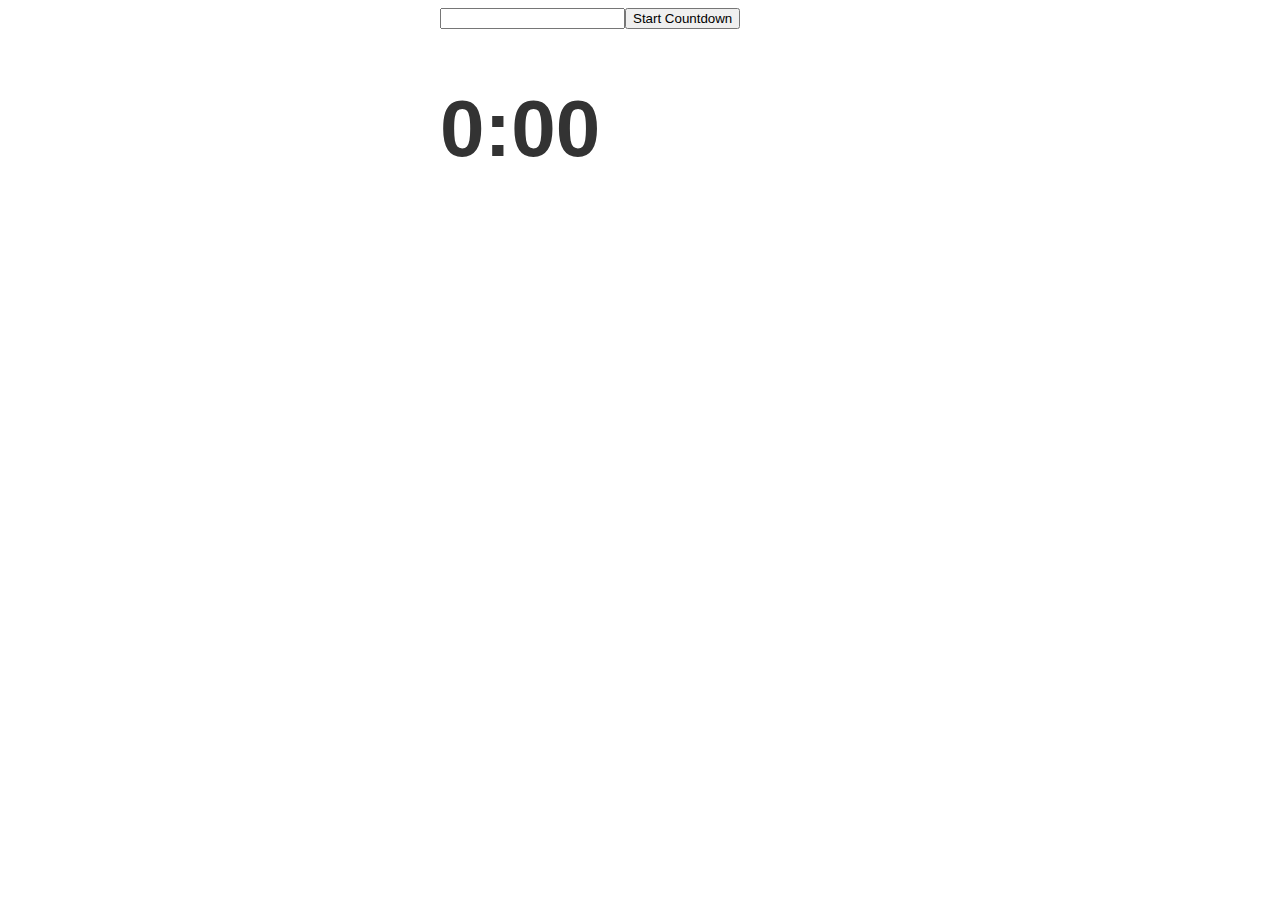
<file: Countdown/index.htm>
<!doctype html>
<head>
  <title>Countdown</title>
  <style type="text/css">
   body {
        font-family: sans-serif;
        color: #333;
   }
   #container {
       width: 400px;
       margin: auto;
   }
   h1 { font-size: 5em; }
  </style>
</head>
<body>
  <div id="container">
      <div id="inputArea">
      </div>
      
      <h1 id="time">0:00</h1>
      
  </div> 
  <script src="script.js"></script>
  <script src="js.js"></script>

</body>
</html>
</file>
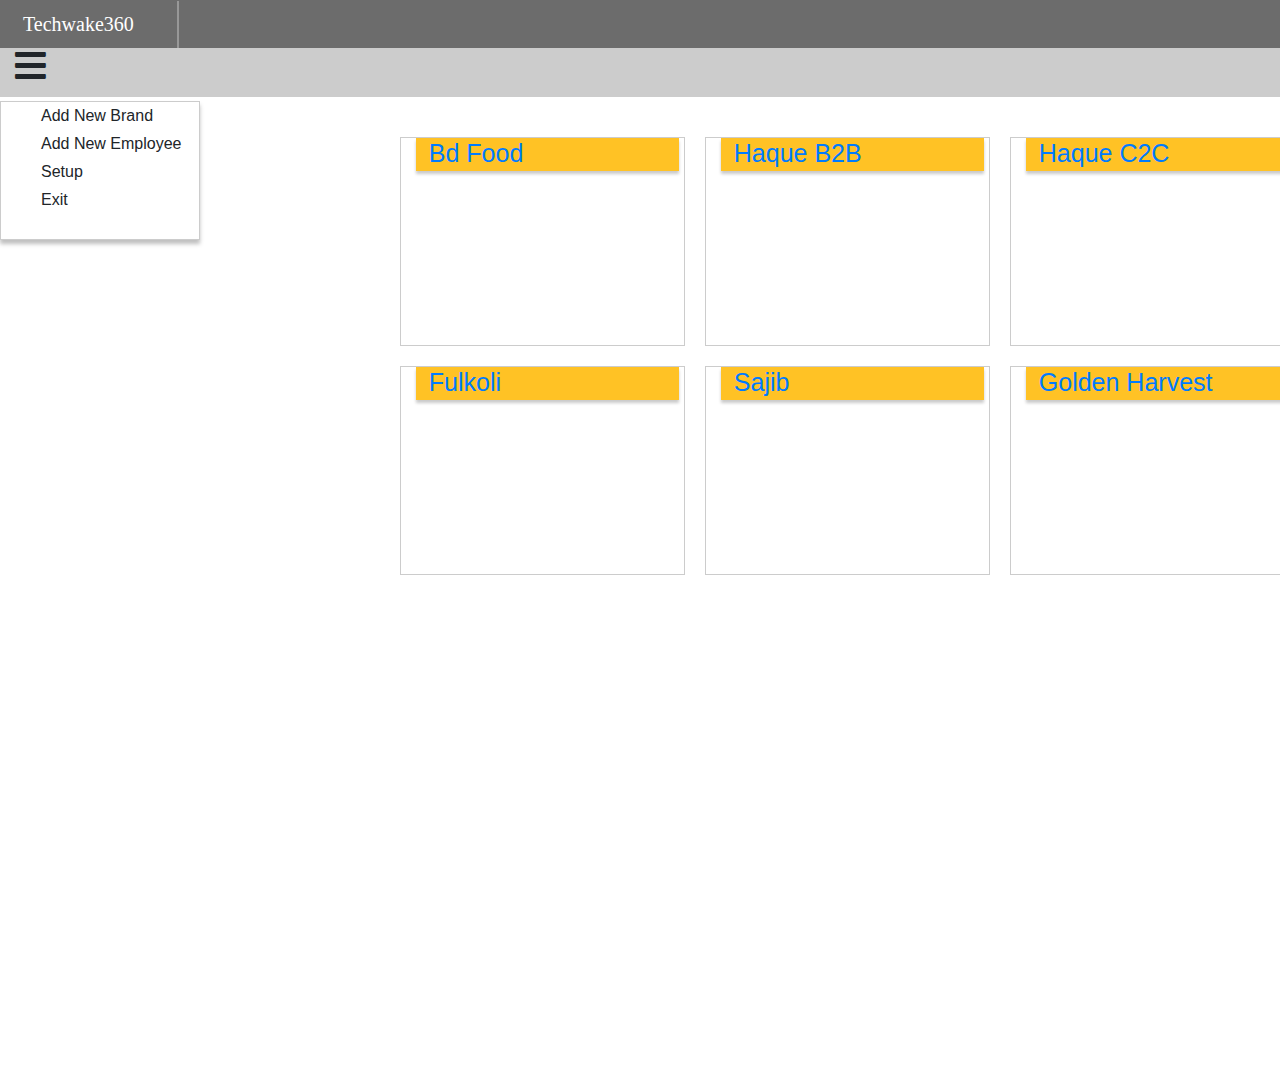
<file: figma/index.html>
<!DOCTYPE html>
<html>
<head>
	<title>	</title>
	<link rel="stylesheet" type="text/css" href=" style.css">
	<link rel="stylesheet" type="text/css" href="font-awesome.min.css">
	<link rel="stylesheet" href="https://use.fontawesome.com/releases/v5.8.1/css/all.css">
	<link rel="stylesheet" href="https://stackpath.bootstrapcdn.com/bootstrap/4.3.1/css/bootstrap.min.css">



</head>
<div class="main">
	<div class="RectangleTitle">
		<div class="logo">Techwake360</div>
		<div class="verticalLine">	</div>
		</div>
		
		<div class="menuBar">
			<div class="HamBurger"><i class="fa fa-bars"></i></div>
		</div>

		<div class="dropDownMenu">
			<ul>
				<li>Add New Brand</li>
				<li>Add New Employee</li>
				<li>Setup</li>
				<li>Exit</li>
				
			</ul>
		</div>	
		

	<div class="container">
		<div class="row">

		<div class="brandDisplay col-md-3" >
			<a href="productinfo.html"><div class="titleBar"><h1>Bd Food</h1></div></a>
		</div>

		<div class="brandDisplay col-md-3" >
			<a href="productinfo.html"><div class="titleBar"><h1>Haque B2B</h1></div></a>
			
		</div>

		<div class="brandDisplay col-md-3" >
			<a href="productinfo.html"><div class="titleBar"><h1>Haque C2C</h1></div></a>
			
		</div>


		<div class="brandDisplay col-md-3" >
			<a href="productinfo.html"><div class="titleBar"><h1>Fulkoli</h1></div></a>
			
		</div>

		<div class="brandDisplay col-md-3" >
			<a href="productinfo.html"><div class="titleBar"><h1>Sajib</h1></div></a>
			
		</div>

		<div class="brandDisplay col-md-3" >
			<a href="productinfo.html"><div class="titleBar"><h1>Golden Harvest</h1></div></a>
			
		</div>

	</div>

</div>	


</body>
</html>
</file>
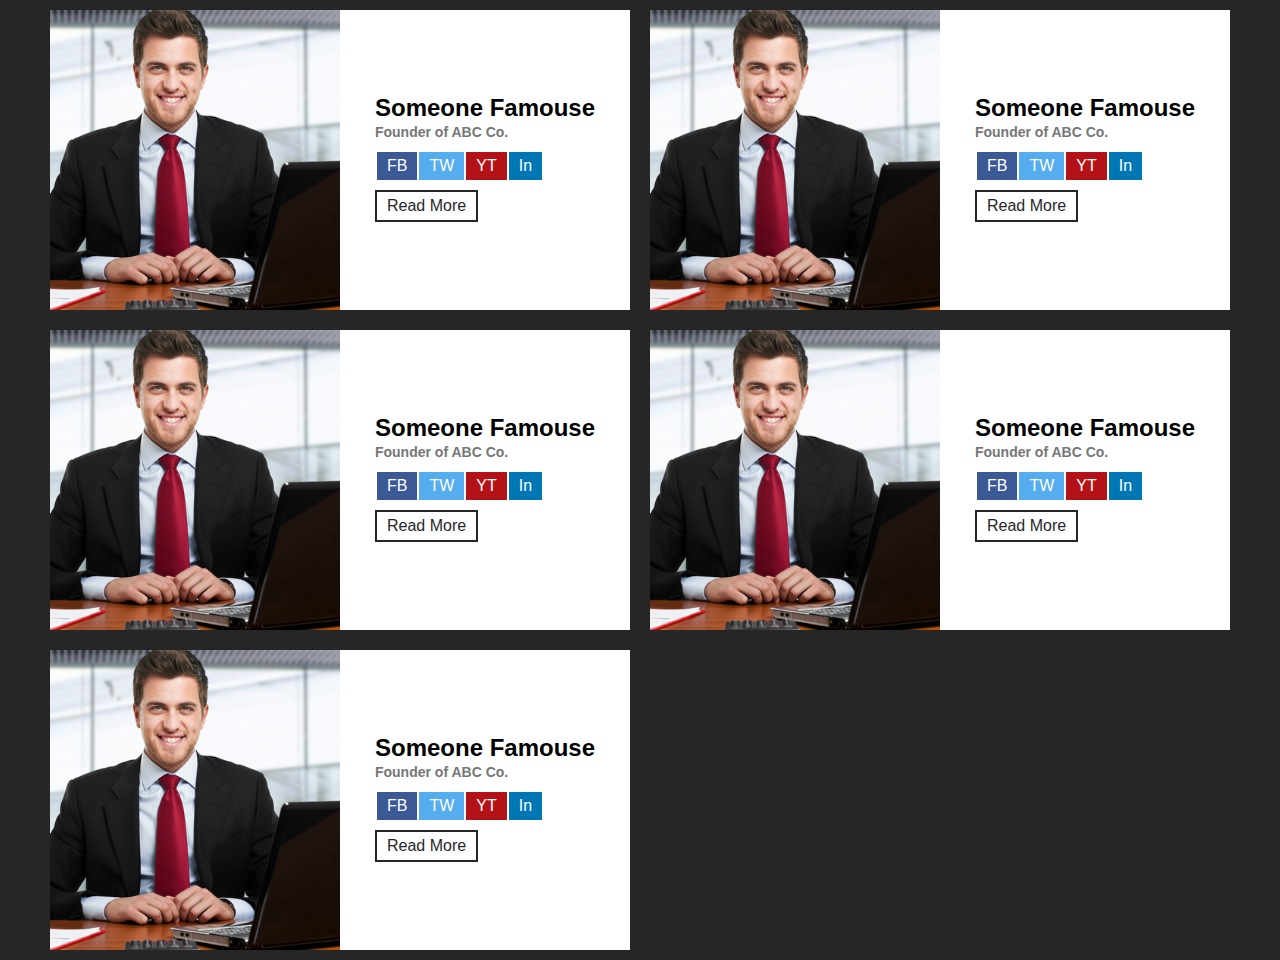
<file: responsive card 2/index.html>
<!DOCTYPE html>
<html>
<head>
	<title>animation</title>
	<link rel="stylesheet" type="text/css" href="style.css">
    <link rel="stylesheet" href="https://use.fontawesome.com/releases/v5.8.1/css/all.css">




</head>
<body>
<div class="container">
    <div class="card">
    <div class="imgBox">
        <img src="04.jpg">
        </div>
        <div class="details">
        <div class="content">
            <h2>Someone Famouse<br><span>Founder of ABC Co.</span></h2>
            <ul>
            <li><a href="#">FB</a></li>
                <li><a href="#">TW</a></li>
                <li><a href="#">YT</a></li>
                <li><a href="#">In</a></li>
            </ul>
            <a href="#">Read More</a>
            </div>
        </div>
    </div>
    
        <div class="card">
    <div class="imgBox">
        <img src="04.jpg">
        </div>
        <div class="details">
        <div class="content">
            <h2>Someone Famouse<br><span>Founder of ABC Co.</span></h2>
            <ul>
            <li><a href="#">FB</a></li>
                <li><a href="#">TW</a></li>
                <li><a href="#">YT</a></li>
                <li><a href="#">In</a></li>
            </ul>
            <a href="#">Read More</a>
            </div>
        </div>
    </div>
    
        <div class="card">
    <div class="imgBox">
        <img src="04.jpg">
        </div>
        <div class="details">
        <div class="content">
            <h2>Someone Famouse<br><span>Founder of ABC Co.</span></h2>
            <ul>
            <li><a href="#">FB</a></li>
                <li><a href="#">TW</a></li>
                <li><a href="#">YT</a></li>
                <li><a href="#">In</a></li>
            </ul>
            <a href="#">Read More</a>
            </div>
        </div>
    </div>
    
        <div class="card">
    <div class="imgBox">
        <img src="04.jpg">
        </div>
        <div class="details">
        <div class="content">
            <h2>Someone Famouse<br><span>Founder of ABC Co.</span></h2>
            <ul>
            <li><a href="#">FB</a></li>
                <li><a href="#">TW</a></li>
                <li><a href="#">YT</a></li>
                <li><a href="#">In</a></li>
            </ul>
            <a href="#">Read More</a>
            </div>
        </div>
    </div>
    
    
        <div class="card">
    <div class="imgBox">
        <img src="04.jpg">
        </div>
        <div class="details">
        <div class="content">
            <h2>Someone Famouse<br><span>Founder of ABC Co.</span></h2>
            <ul>
            <li><a href="#">FB</a></li>
                <li><a href="#">TW</a></li>
                <li><a href="#">YT</a></li>
                <li><a href="#">In</a></li>
            </ul>
            <a href="#">Read More</a>
            </div>
        </div>
    </div>
    
    
    
    
    
    
    
    
    
    
    
    </div>    
    
    
	
</body>
</html>
</file>
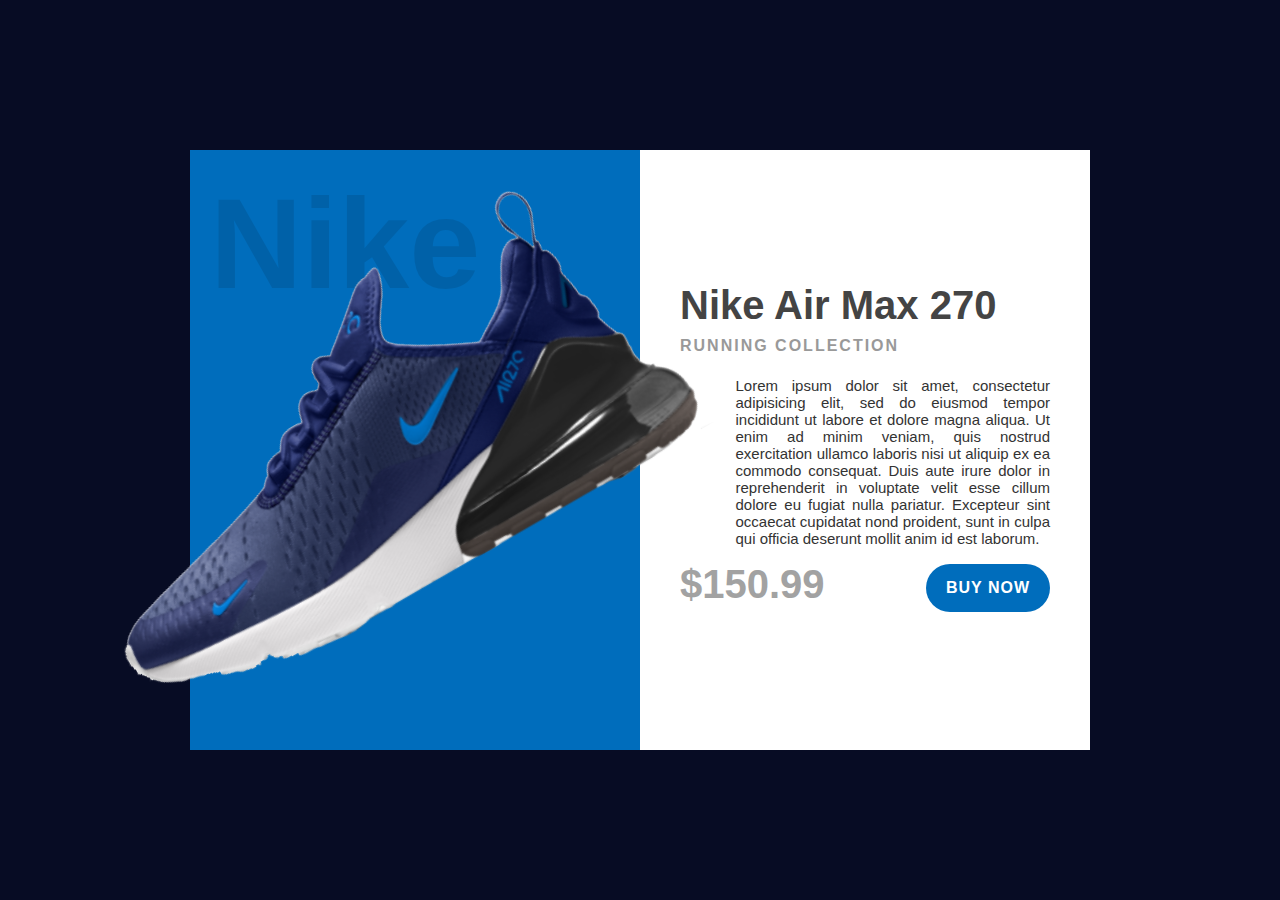
<file: shopping responsive card/index.html>
<!DOCTYPE html>
<html>
<head>
	<title></title>
	<link rel="stylesheet" type="text/css" href="style.css">
</head>
<body>


	<div class="container">
		<div class="imgBox">
			<img src="shoe.png">
		</div>
		<div class="details">
			<div class="content">
				<h2>Nike Air Max 270 <br><span>Running Collection</span></h2>
				<p>Lorem ipsum dolor sit amet, consectetur adipisicing elit, sed do eiusmod
				tempor incididunt ut labore et dolore magna aliqua. Ut enim ad minim veniam,
				quis nostrud exercitation ullamco laboris nisi ut aliquip ex ea commodo
				consequat. Duis aute irure dolor in reprehenderit in voluptate velit esse
				cillum dolore eu fugiat nulla pariatur. Excepteur sint occaecat cupidatat nond
				proident, sunt in culpa qui officia deserunt mollit anim id est laborum.</p>
				<h3>$150.99</h3>
				<button type="button" onclick="getElementById('show').innerHTML=Date()">Buy Now</button>

			</div>
		</div>
	</div>

	<p id="show"></p>

</body>
</html>
</file>
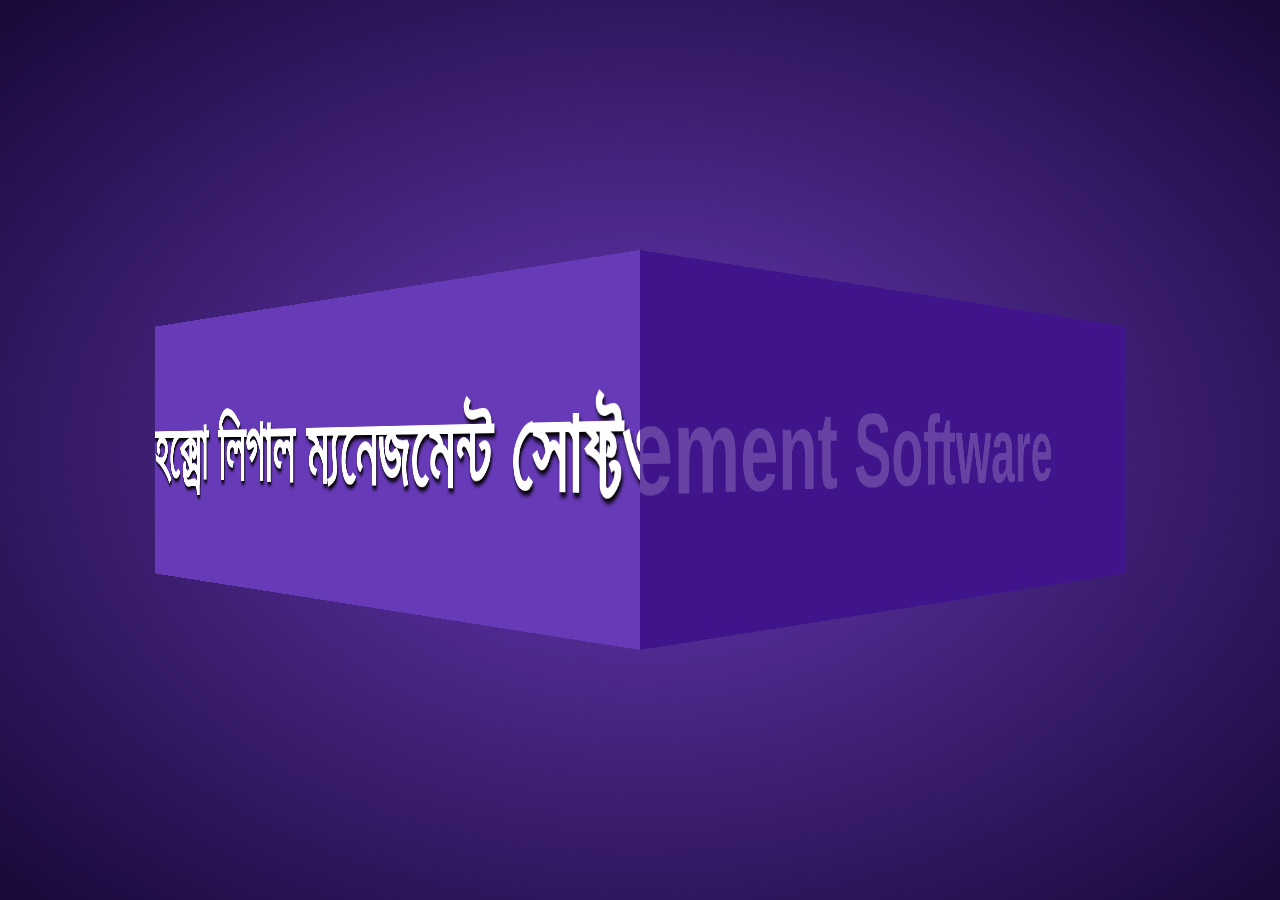
<file: 3dMarquee.html>
<!DOCTYPE html>
<html>
<head>
	<title>3d Marquee</title>
	<link rel="stylesheet" type="text/css" href="style.css">
</head>
<body>
<div class="homebtn">
<a href="menuHover.html">Home</a>
</div>
	<div class="box box1"> 
		<h2>হক্স্রো লিগাল ম্যনেজমেন্ট সোফ্টওয়ার</h2>

		</div> 

			<div class="box box2"> 
				<h2>Hoxro Legal Management Software </h2>

		</div> 

</body>
</html>
</file>
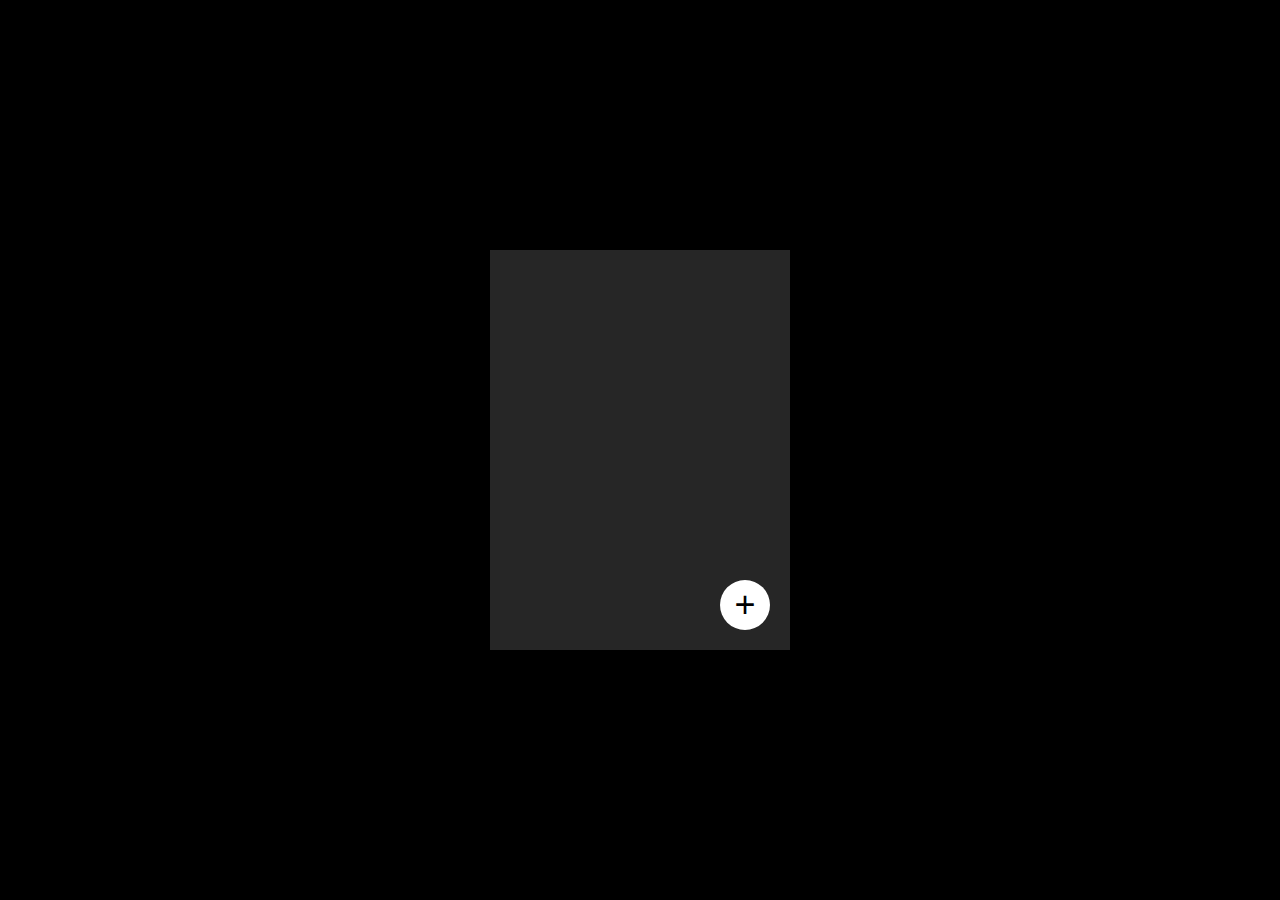
<file: card1.html>
<!DOCTYPE html>
<html>
<head>
	<title></title>
	<link rel="stylesheet" type="text/css" href="card1.css">
</head>
<body>

<div class="card">
	<input type="checkbox" name="">
	<div class="toggle">+</div>
	<div class="imgBx"></div>
	<div class="content"></div>
</div>


</body>
</html>
</file>
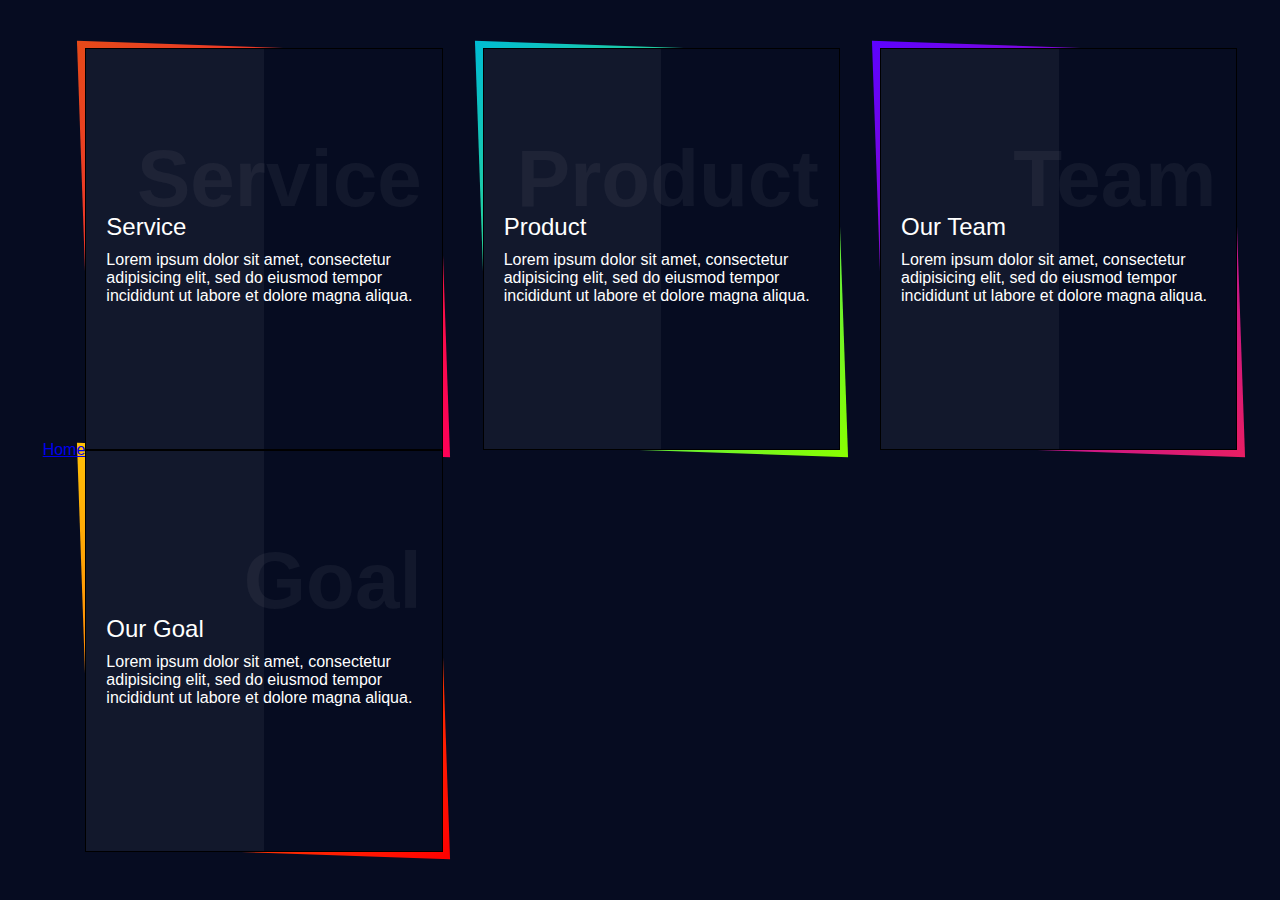
<file: colorFullBorder.html>
<!DOCTYPE html>
<html>
<head>
	<title>	color full card border</title>
	<link rel="stylesheet" type="text/css" href="style2.css">
</head>
<body>

<a href="menuHover.html">Home</a>

<div class="container">	
<div class="box">
<div class="content">	
	<h2> Service</h2>
	<h3>Service</h3>
	<p>Lorem ipsum dolor sit amet, consectetur adipisicing elit, sed do eiusmod
	tempor incididunt ut labore et dolore magna aliqua.</p>
	<a href="#">Read More</a>

</div>	
</div>	

<div class="box">
<div class="content">	
	<h2> Product</h2>
	<h3>Product</h3>
	<p>Lorem ipsum dolor sit amet, consectetur adipisicing elit, sed do eiusmod
	tempor incididunt ut labore et dolore magna aliqua.</p>
	<a href="#">Read More</a>
</div>	
</div>	


<div class="box">
<div class="content">	
	<h2> Team</h2>
	<h3>Our Team</h3>
	<p>Lorem ipsum dolor sit amet, consectetur adipisicing elit, sed do eiusmod
	tempor incididunt ut labore et dolore magna aliqua.</p>
	<a href="#">Read More</a>

</div>	
</div>

<div class="box">
<div class="content">	
	<h2> Goal</h2>
	<h3>Our Goal</h3>
	<p>Lorem ipsum dolor sit amet, consectetur adipisicing elit, sed do eiusmod
	tempor incididunt ut labore et dolore magna aliqua.</p>
	<a href="#">Read More</a>

</div>	
</div>	



</div>

</body>
</html>
</file>
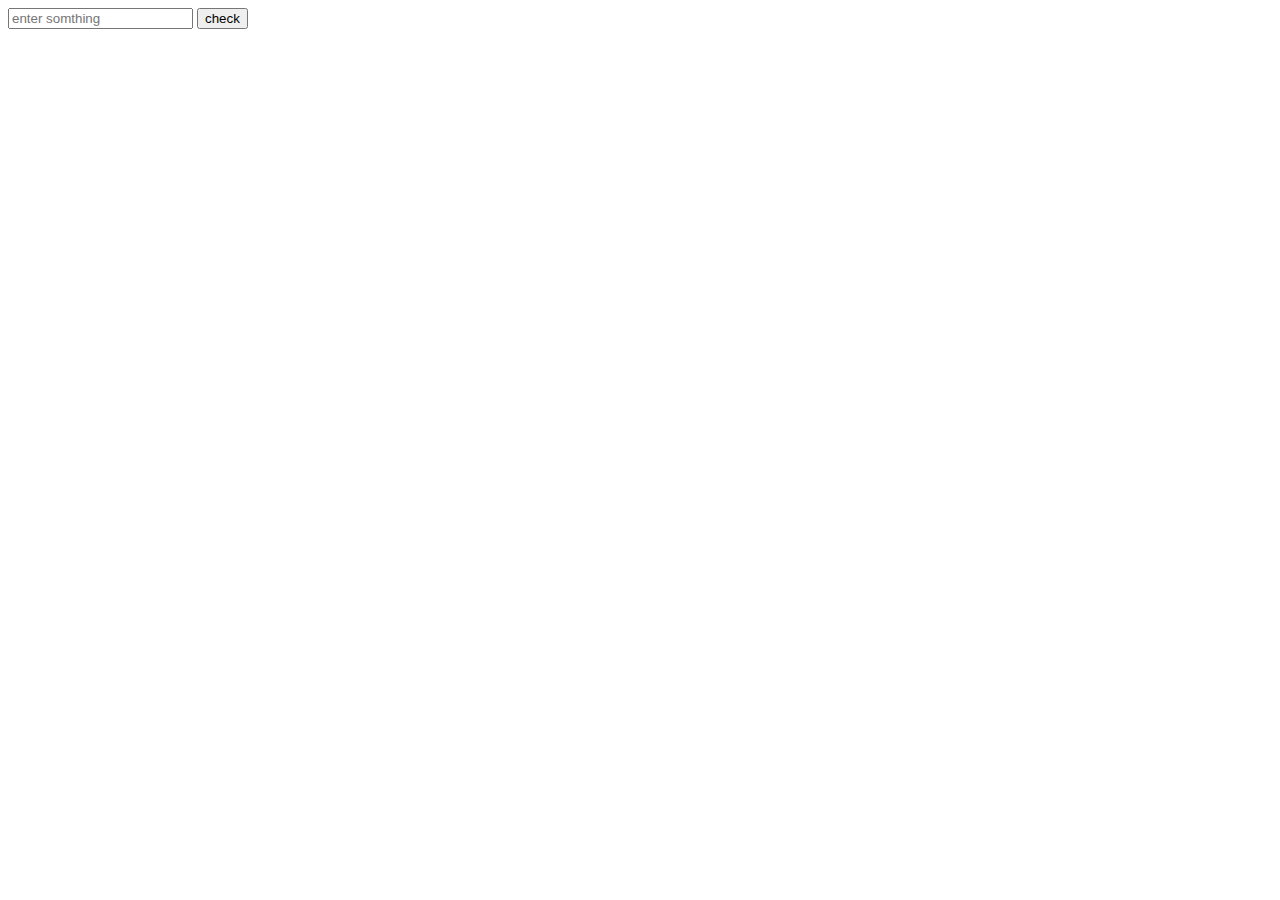
<file: switchTest.html>
<!DOCTYPE html>
<html>
<head>
	<title>switch test</title>
</head>
<body>




<input id="codetest" type="text" name="" placeholder="enter somthing">
<button onclick = "goText">check</button>

<div id="show"></div>




<script src="switchJs.js"></script>
</body>
</html>
</file>
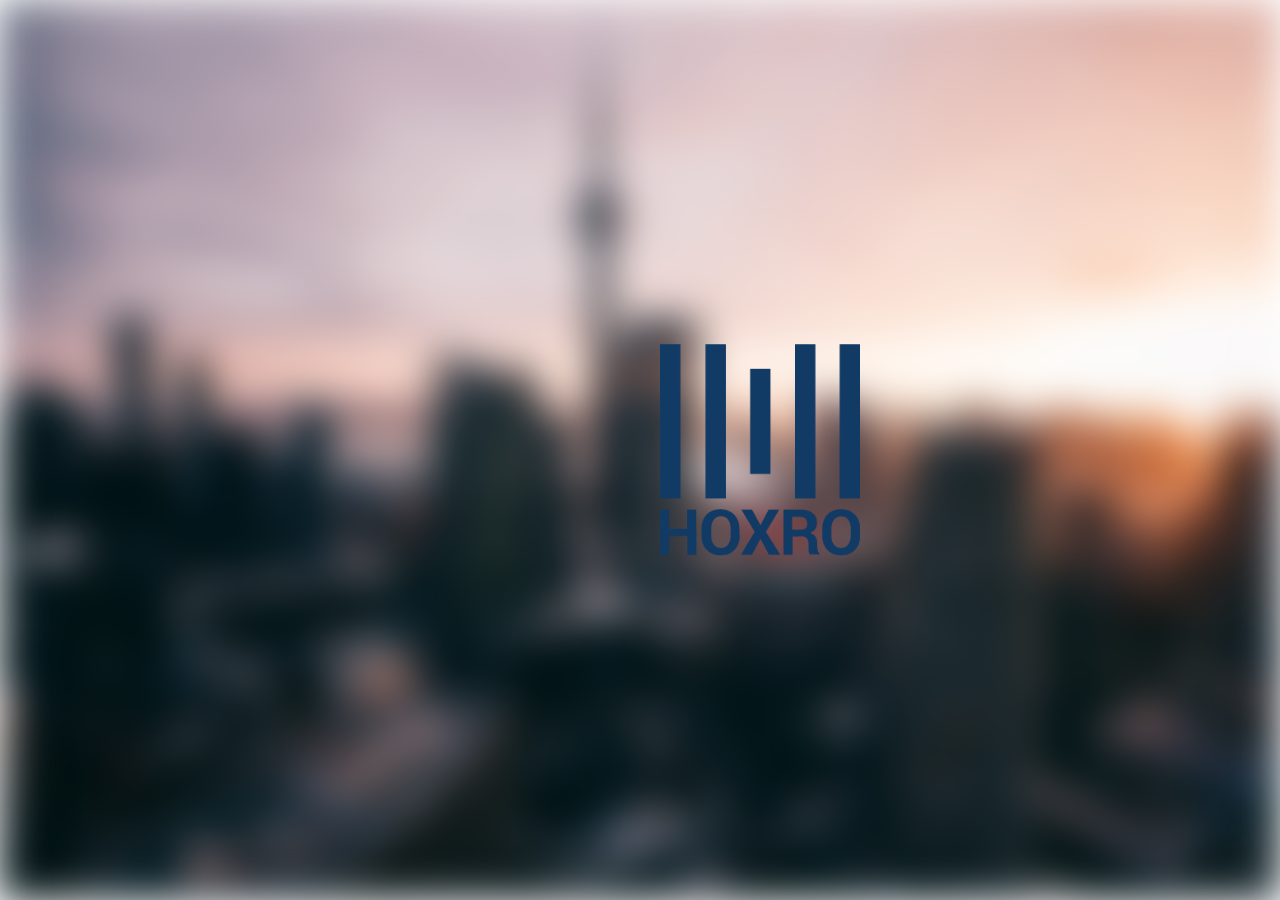
<file: zoom.html>
<!DOCTYPE html>
<html>
<head>
	<title>test web</title>
	<link rel="stylesheet" type="text/css" href="zoomFocus.css">
</head>
<body>




<!-- 
<center>
<div id="demo">
	
	<script>
		var numOne = Math.floor(Math.random() *10) +1;
		var numTwo = Math.floor(Math.random() *10) +1;
		document.write(numOne + " + " + numTwo);
		var currectAnswer = numOne+numTwo;
		


	</script>
</div>


<div class="inputbox">
<input type="input" id="answer">
<button id="clickme" onclick="addition()">Show Answer</button>
<input type="button" value="Reset" onClick="newCard()">
<br>
<p id="msg"></p>


</div>
</center>

<div id="ttext"></div>
<div id="time"></div> -->

<section>
	<div class="homebtn">
<p><a href="menuHover.html">Home</a></p>
</div>

<h1 class="txt">Hello World</h1>
	
	<img src="logo.png" class="logo">
		<div class="bg" cl></div>

	
</section>




<script src="javascript.js"></script>
<script src="javas.js"></script>
</body>
</html>
</file>
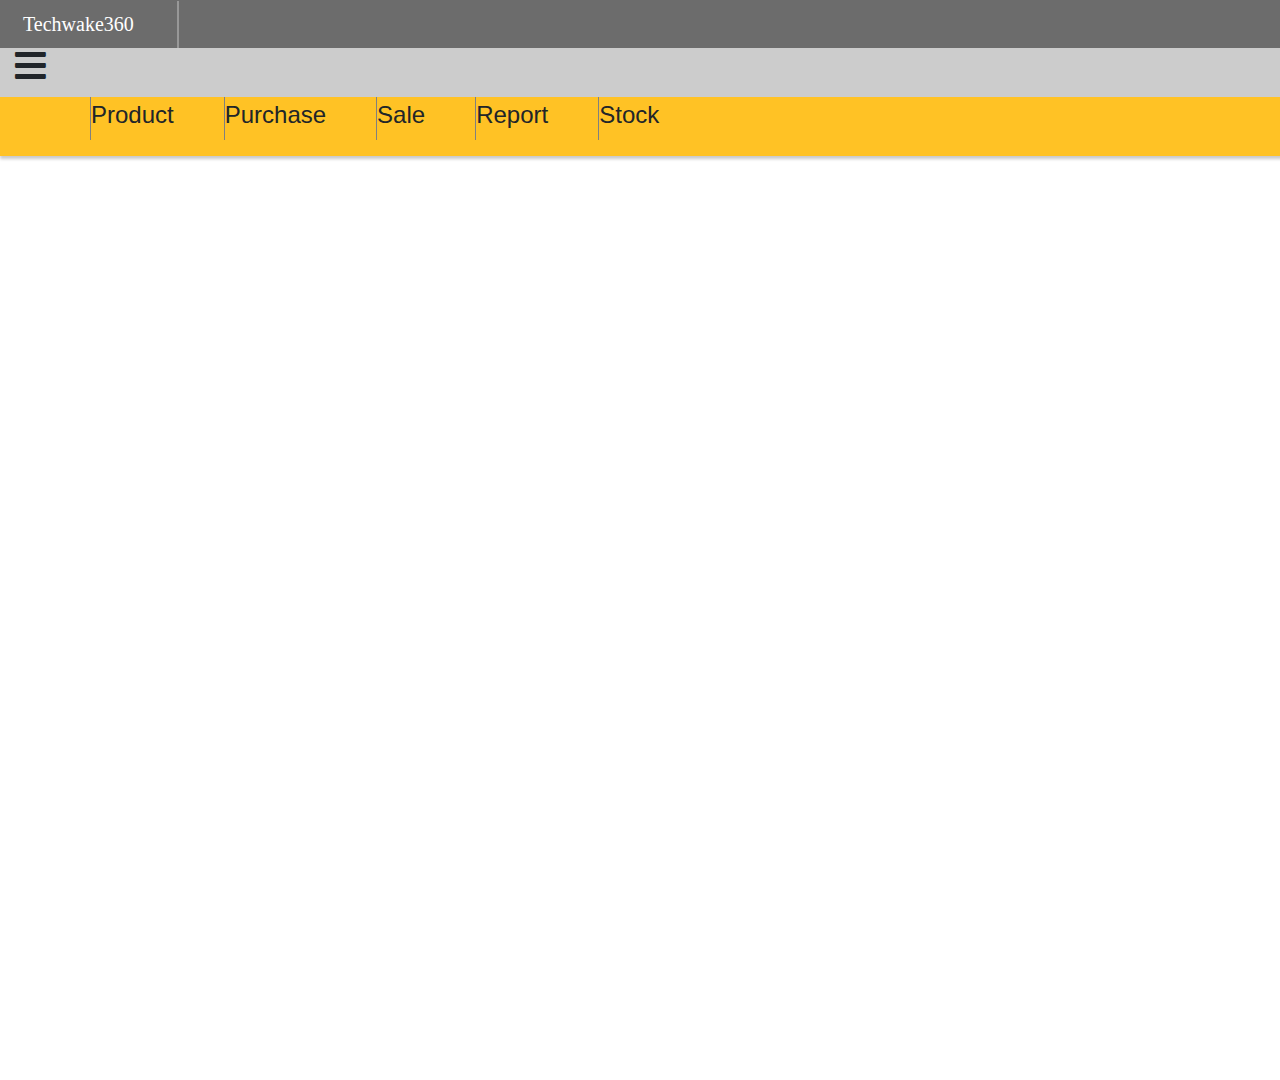
<file: figma/productInfo.html>
<!DOCTYPE html>
<html>
<head>
	<title>Product Information</title>
	<link rel="stylesheet" type="text/css" href="style.css">
	<link rel="stylesheet" type="text/css" href="font-awesome.min.css">
	<link rel="stylesheet" href="https://use.fontawesome.com/releases/v5.8.1/css/all.css">
	<link rel="stylesheet" href="https://stackpath.bootstrapcdn.com/bootstrap/4.3.1/css/bootstrap.min.css">
</head>
<body>

<div class="main">
	<div class="RectangleTitle">
		<a href="index.html"><div class="logo">Techwake360</div></a>
		<div class="verticalLine">	</div>
		</div>
		<div class="menuBar">
				<div class="HamBurger"><i class="fa fa-bars"></i></div>
		</div>

		<div class="ProductMenubar">
			<ul>
				<li>Product</li>
				<li>Purchase</li>
				<li>Sale</li>
				<li>Report</li>
				<li>Stock</li>
			</ul>
		</div>
		



</body>
</html>
</file>
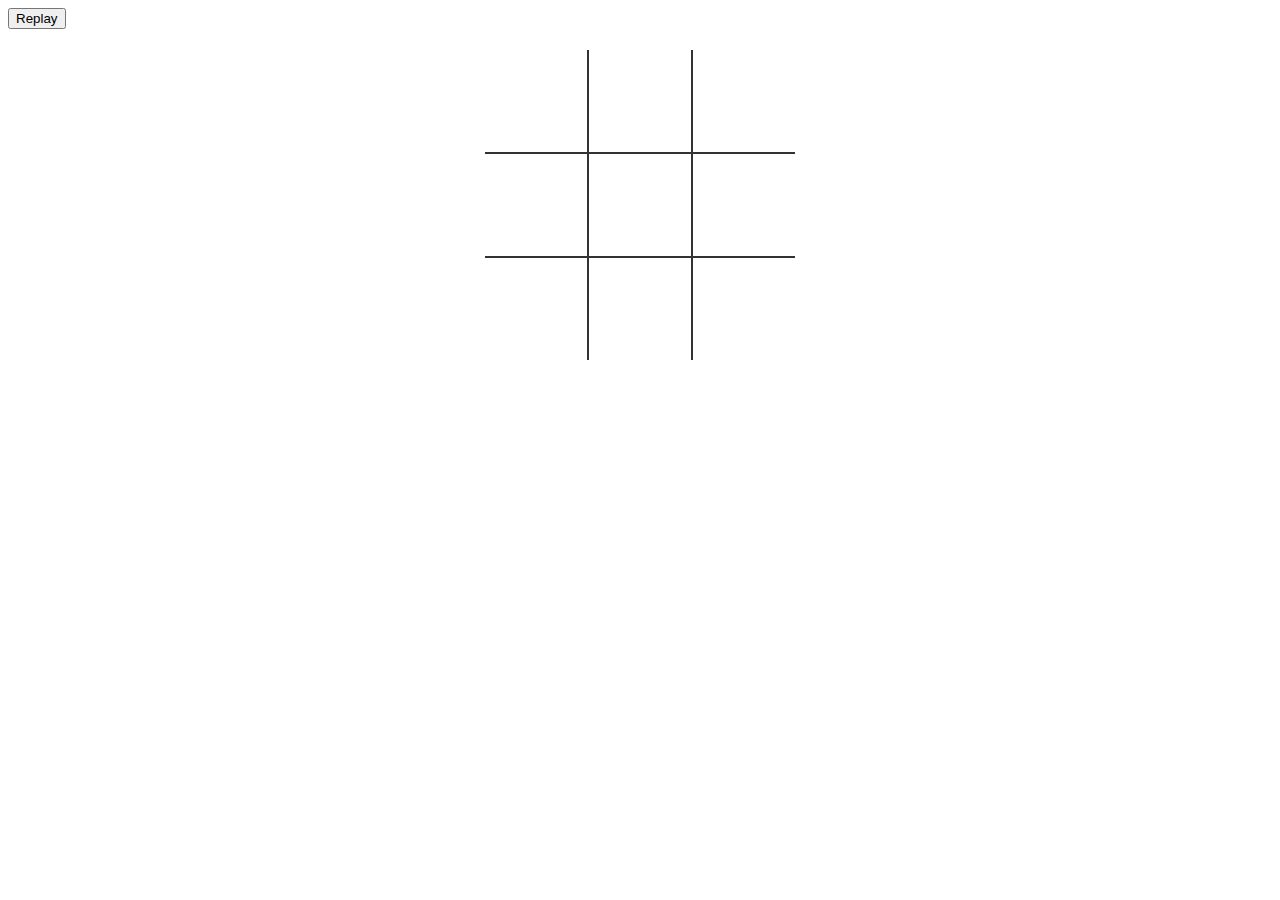
<file: tic tac toe game/tictacktue.html>
<!DOCTYPE html>
<html>
<head>
	<title>Tic Tac Toe Game</title>
	<link rel="stylesheet" type="text/css" href="style.css">
</head>
<body>


<table>
	<tr>
		<td class="cell" id="0"></td>
		<td class="cell" id="1"></td>
		<td class="cell" id="2"></td>
	</tr>
	<tr>
		<td class="cell" id="3"></td>
		<td class="cell" id="4"></td>
		<td class="cell" id="5"></td>
	</tr>
	<tr>
		<td class="cell" id="6"></td>
		<td class="cell" id="7"></td>
		<td class="cell" id="8"></td>
	</tr>
</table>

<div class="endgame">
	<div class="text"></div>
</div>
<button onclick="startGame()">Replay</button>







<script src="jscript.js"></script>
</body>
</html>
</file>
<file: figma/style.css>
body{
	margin: 0;
	padding: 0;
}

.container{
margin: 0;
	padding: 0;	
}

.main{

position: relative;
width: 1920px;
height: 1080px;

background: #FFFFFF;
}

.RectangleTitle{

position: absolute;
width: 1920px;
height: 50px;
left: 0px;
top: 0px;
background: #6C6C6C;

}


.logo{

position: absolute;
width: 124px;
height: 24px;
left: 23px;
top: 13px;

font-family: Roboto;
font-style: normal;
font-weight: normal;
font-size: 20px;
line-height: normal;

color: #FFFFFF;
} 


.verticalLine{

position: absolute;
width: 0px;
height: 47px;
left: 177px;
top: 1px;

border: 1px solid #989898;
}

.menuBar{

position: absolute;
width: 1920px;
height: 49px;
left: 0px;
top: 48px;
background: #CCCCCC;
transform: matrix(1, 0, 0, -1, 0, 0);

}

.HamBurger{
font-size: 2.2em;
margin: 7px 15px;
transition: .5s;
}

.HamBurger:hover{
color: #fff;
}



.dropDownMenu{
opacity: 1;
position: absolute;
width: 200px;
height: 139px;
left: 0px;
top: 101px;
background: #FFFFFF;
border: 1px solid #CCCCCC;
box-sizing: border-box;
box-shadow: 0px 4px 4px rgba(0, 0, 0, 0.25);

}


.dropDownMenu ul{
	.dropDownMenu u
}


.dropDownMenu ul li{

	list-style: none;
	line-height: 28px;
	transition: .2s;
}

.dropDownMenu ul li:hover{
width: 100%;
background: #25B1FF;
box-shadow: 0px 3px 3px rgba(0, 0, 0, 0.21);
font-weight: 600;
}

.dropDownMenu ul li:active{
transform-origin: right;
transform: scale(.9);
}

.brandDisplay{

position: absolute;
width: 263px;
height: 209px;
margin: 10px;
top: 127px;
background: #FFFFFF;
border: 1px solid #CCCCCC;

transition: .3s;
cursor: pointer;


}

.brandDisplay:hover{
box-shadow: 0px 4px 10px rgba(0, 0, 0, 0.25);

}

.brandDisplay:active{
transform: scale(.95);

}

.brandDisplay a{
text-decoration: none;
}

.titleBar{
position: absolute;
width: 263px;
height: 33px;
background: #FFC225;
box-shadow: 0px 3px 3px rgba(0, 0, 0, 0.21);
}
.titleBar h1{
	margin: 0;
	margin-left: 1vw;
	font-size: 25px;
}

.ProductMenubar{
display: flex;
position: absolute;
width: 1920px;
height: 59px;
top: 97px;
background: #FFC225;
box-shadow: 0px 3px 3px rgba(0, 0, 0, 0.21);
}
.ProductMenubar ul{
	list-style: none;
	display: flex;
	

}

.ProductMenubar ul li{
	margin-left: 50px;
	font-size: 1.5em;
	border-left: 1px solid grey;
	right: 0px;
	position: relative;
	transition: .3s;
	cursor: pointer;

}

.ProductMenubar ul li:hover{
	transform: scale(1.1);
}


.ProductMenubar ul li:active{
	transform: scale(.9);
}
</file>
<file: responsive card 2/style.css>
body{
    margin: 0;
    padding: 0;
    display: flex;
    justify-content: center;
    align-items: center;
    min-height: 100vh;
    background: #262626;
    
    font-family: 'Roboto', sans-serif;
}

.container{
    width: 1200px;
    min-height: 600px;
    display: flex;
    flex-wrap: wrap;
    
}

.card{
    position: relative;
    width: calc(50% - 20px);
    min-height: 300px;
    background: #fff;
    margin: 10px;
    box-sizing: border-box;
}

.card .imgBox{
     position: absolute;
    width: 50%;
    height: 100%;
}

.card .imgBox img{
    position: absolute;
    top: 0;
    left: 0;
    width: 100%;
    height: 100%;
    object-fit:cover;
    
}

.card .details{
    position: absolute;
    right: 0;
    width: 50%;
    height: 100%;
    box-sizing: border-box;
    display: flex;
    justify-content: center;
    align-items: center
    
}

.card .details .content{
    padding: 20px;
    box-sizing: border-box;
    
}



.card .details .content h2{
    margin: 0;
    padding: 0;
    font-size: 24px;
    line-height: .85em;
    font-weight: 600;
    
}

.card .details .content h2 span{
    font-size: 14px;
    color: #777;
    
}

.card .details .content ul{
    margin: 0;
    padding: 0;
    display: flex;
    
}

.card .details .content ul li{
    list-style: none;
    margin-left: 2px;
    
        
}

.card .details .content ul li a{
    color: #fff;
    border: none;
    
}

.card .details .content ul li:nth-child(1) a{
    background: #3b5995
    
}

.card .details .content ul li:nth-child(2) a{
    background: #55acee
    
}

.card .details .content ul li:nth-child(3) a{
    background: #b31217
    
}


.card .details .content ul li:nth-child(4) a{
    background: #0077b5
    
}

.card .details .content a{
    display: inline-block;
    text-decoration: none;
    padding: 5px 10px;
    margin-top: 10px;
    border: 2px solid #262626;
    color: #262626;
    font-weight: 500;
    
}

.card .details .content a:hover{
    background: #262626;
    color: #fff;
}


@media (max-width: 1200px)
{
    .container{
        width: 100%;
    }  
}


@media (max-width: 991px)
{
    .card{
        width: calc(70% - 20px);
        margin: 10px auto;
    }  
 
}

@media (max-width: 768px)
{
     .card{
        width: calc(70% - 20px);
        margin: 10px auto;
    }  
 
            
    .card .imgBox{
        position: relative;
        width: 100%;
        height: 200px;
    }  
    
    .card .details{
        position: relative;
        width: 100%;
        height: 200px;
    }  
    
}


@media (max-width: 480px)
{
     .card{
        width: calc(100% - 40px);
        margin: 10px auto;
  
    
}
</file>
<file: shopping responsive card/style.css>
body{
	margin: 0;
	padding: 0;
	display: flex;
	justify-content: center;
	align-items: center;
	min-height: 100vh;
	font-family: 'Roboto', sans-serif;
	background: #070c24;


}

.container{
	position: relative;
	display: flex;
	flex-wrap: wrap;
	justify-content: space-between;
	width: 900px;
	height: 600px;
	background: #fff;
	margin: 20px;
	transition: .3s;

}


.container .imgBox{
	position: relative;
	display: flex;
	justify-content: center;
	align-items: center;
	width: 50%;
	height: 100%;
	background: #006dbc;
	transition: .3s;
}

.container .imgBox:before{
	content: 'Nike';
	position: absolute;
	top: 20px;
	left: 20px;
	color: #000;
	opacity: .1;
	font-size: 8em;
	font-weight: 800;
	transition: .3s;

}


.container .imgBox img{
	position: relative;
	width: 700px;
	transform: rotate(-30deg);
	left: -50px;
	transition: .3s;
}

.container .details{
	display: flex;
	justify-content: center;
	align-items: center;
	width: 50%;
	height: 100%;
	box-sizing: border-box;
	padding: 40px;
	transition: .3s;
}



.container .details h2{
	margin: 0;
	padding: 0;
	font-size: 2.5em;
	line-height: 0.8em;
	color: #444;
}

.container .details h2 span{
	font-size: .4em;
	text-transform: uppercase;
	letter-spacing: 2px;
	color: #999;
}

.container .details p {
	max-width: 85%;
	margin-left: 15%;
	color: #333;
	font-size: 15px;
	text-align: justify;
	
}

.container .details h3 {
	margin: 0;
	padding: 0;
	font-size: 2.5em;
	color: #a2a2a2;
	float: left;
	
}

.container .details button {
	background: #006dbc;
	color: #fff;
	border: none;
	box-shadow: none;
	outline: none;
	padding: 15px 20px;
	margin-top: 2px; 
	font-size: 16px;
	letter-spacing: 1px;
	text-transform: uppercase;
	font-weight: 600;
	border-radius: 40px;
	float: right;
	cursor: pointer;


	
}
button:hover {
	box-shadow: 3px 3px 15px;


	
}



@media (max-width: 1080px)
{
	.container{
		height: auto;
	}

	.container .imgBox
	{
		padding: 40px;
		box-sizing: border-box;
		width: 100% !important;
		height: auto;
		text-align:  center;
		overflow: hidden;

	}

	.container .imgBox img
	{
		left: initial;
		max-width: 100%;
		transform: rotate(0deg);

	}
	.details
	{
		width: 100% !important;
		height: auto;
		padding: 200px;
	}

	.container .details p
	{
		max-width: 100%;
		margin-left: 0;
		color: #333;
		font-size: 15px; 
	}

	.container .imgBox:before{
	content: 'Nike';
	position: absolute;
	top: 20px;
	left: 20px;
	color: #fff;
	opacity: .1;
	font-size: 10em;
	font-weight: 800;
	text-transform: uppercase;

}


#show{
	color: #fff;
}
</file>
<file: style.css>
body{

	margin:0;
	padding: 0;
	display: flex;
	justify-content: center;
	align-items: center;
	min-height: 100vh;
	background: radial-gradient(#673ab7,#190838);
	overflow: hidden;
	font-family: 'Roboto', sans-serif;
}

.homebtn a{
	color: red;
}

.box{
	position: absolute;
	width: 1200px;
	height: 400px;
	display: flex;
	justify-content: center;
	align-items: center;
	background: #fff;
	overflow: hidden;
	transform-style: preserve-3d;
}

.box.box1{
	background: #673ab7;
	transform-origin: right;
	transform: perspective(500px) translateX(-50%) rotateY(-15deg) ;
}

.box.box2{
	background: #40158c;
	transform-origin: left;
	transform: perspective(500px) translateX(50%) rotateY(15deg) ;
}

.box.box1 h2{
	color: #fff;
	  text-shadow: 2px 5px 5px black;


}

.box.box2 h2{
	color: rgba(255,255,255,.2);
	left: -100%;
}



.box h2{
	position: absolute;
	margin: 0;
	padding: 0;
	white-space: nowrap;
	left: 0;
	font-size: 8em;
	animation: animate 10s linear infinite;

}

.box h2{
}



@keyframes animate{
	0%
	{
		transform: translate(2400px);
	}

	100%
	{
		transform: translateX(-100%);
	}
}
</file>
<file: card1.css>
body
{
	margin: 0;
	padding: 0;
	display: flex;
	justify-content: center;
	align-items: center;
	min-height: 100vh;
	font-family: 'Roboto', sans-serif;
	background: #000;

}

.card{
	position: relative;
	width: 300px;
	height: 400px;
	background: #262626;
	overflow: hidden;
}

input,
.toggle
{
	position: absolute;
	width: 50px;
	height: 50px;
	bottom: 20px;
	right: 20px;
	outline: none;
	z-index: 10;
}

input
{
	opacity: 0;
}

.toggle{
	pointer-events: none;
	border-radius: 50%;
	background: #fff;
	transition: .5s;
	text-align: center;
	line-height: 50px; 
	font-size: 36px;
	box-shadow: 0 0 0 0px #9c27b0;


}

input:hover
{
	box-shadow: 0 3px 10px red;
}



input:checked ~ .toggle
{
	box-shadow: 0 0 0 500px #9c27b0;

}
</file>
<file: style2.css>
body{
	margin:0;
	padding: 0;
	display: flex;
	justify-content: center;
	align-items: center;
	min-height: 100vh;
	background: #060c21;
	font-family: 'Roboto', sans-serif;
}

.container{
	position: relative;
	width: 90%;
	display: grid;
	grid-template-columns: repeat(auto-fill, minmax(260px, 1fr));
	grid-template-rows: auto;
	grid-gap: 0 40px;
}

.container .box{
	position: relative;
	height: 400px;
	background: #060c21;
	display: flex;
	justify-content: center;
	align-items: center;
	border: 1px solid #000;
}

.container .box:before
{
	content: '';
	position: absolute;
	top: -2px;
	left: -2px;
	right: -2px;
	bottom: -2px;
	background: #fff;
	transform: skew(2deg,2deg);
	z-index: -2;


}



.container .box:nth-child(1):before
{
	background: linear-gradient(315deg,#ff0057,#e64a19);
		transition: 1s;

}


.container .box:nth-child(2):before
{
	background: linear-gradient(315deg,#89ff00,#00bcd4);

}

.container .box:nth-child(3):before
{
	background: linear-gradient(315deg,#e91e63,#5d02ff);

}

.container .box:nth-child(4):before
{
	background: linear-gradient(315deg,#ff0000,#ffc107);

}

.container .box:after
{
	content: '';
	position: absolute;
	top: 0;
	left: 0;
	width: 50%;
	height: 100%;
	background: rgba(250,250,250,.05);
	pointer-events: none;
	transition: 1s;


}





.content{
	position: relative;
	padding: 20px;
	transform: translateY(40px);


}

.content h2{
	position: absolute;
	top: -60px;
	right: 20px;
	margin:0;
	padding: 0;
	font-size: 5em;
	color: rgba(255,255,255,.05);
	transition: .5s;

}

.box:hover .content h2{
	top: -140px;
}

.box .content h3{
	margin: 0 0 10px;
	padding: 0;
	font-size: 24px;
	font-weight: 500;
	color: #fff;

}

.box .content p{
		margin: 0;
		padding: 0;
		color: #fff;

}

.box .content a{
	position: relative;
	margin: 20px 0 0;
	padding: 10px 20px;
	text-decoration: none;
	border: 1px solid #fff;
	display: inline-block;
	color: #fff;
	transition: 0.5s;
	transform: translateY(-40px);
	opacity: 0;
	visibility: hidden;


}

.box:hover .content a{
	opacity: 1;
	visibility: visible;
	transform: translateY(0);

}

.box .content a:hover{
	color: #000;
	background: #fff;
	border-radius: 10px;

}
</file>
<file: zoomFocus.css>
body{
	margin: 0;
	padding: 0;
	overflow: hidden;
}

section .homebtn p{
	margin: 0;
	padding: 0;
	top: 20px;
	justify-content: center;
	display: flex;
	align-items: center;
	font-size: 30px;
	color: #000;
	z-index: -1;

	

}

section{

	width: 100%;
	height: 100vh;
	display: flex;
	justify-content: center;
	align-items: center;
	
}


section .bg{
	position: absolute;
	top: 0;
	left: 0;
	width: 100%;
	height: 100%;
	background: url(bg.jpg);
	background-size: cover;
	filter: blur(20px);
	transition: 3s;

}

.logo{
	position: relative;
	z-index: 1;
	width: 200px;
	transition: 2s;

}

.logo:hover {
	transform: scale(1.5);
	filter: blur(10px);

}





.logo:hover ~ .bg{
	transform: scale(3);
	filter: blur(0);

}
</file>
<file: tic tac toe game/style.css>
td{
	border: 2px solid #333;
	height: 100px;
	width: 100px;
	text-align: center;
	vertical-align: middle;
	font-family: "Roboto", sans-serif;
	font-size: 70px;
	cursor: pointer;

}

table{
	border-collapse: collapse;
	position: absolute;
	left: 50%;
	margin-left: -155px;
	top: 50px; 

}

table tr:first-child td{
	border-top: 0;
}

table tr:last-child td{
	border-bottom: 0;
}


table tr td:first-child {
	border-left: 0;
}

table tr td:last-child {
	border-right: 0;
}

.endgame{
	display: none;
	width: 200px;
	top: 120px;
	background-color: rgba(205,133,63,.8);
	position: absolute;
	left: 50%;
	margin-left: -100px;
	padding-top: 50px;
	padding-bottom: 50px;
	text-align: center;
	border-radius: 5px;
	color: white;
	font-size: 2em; 
}
</file>
